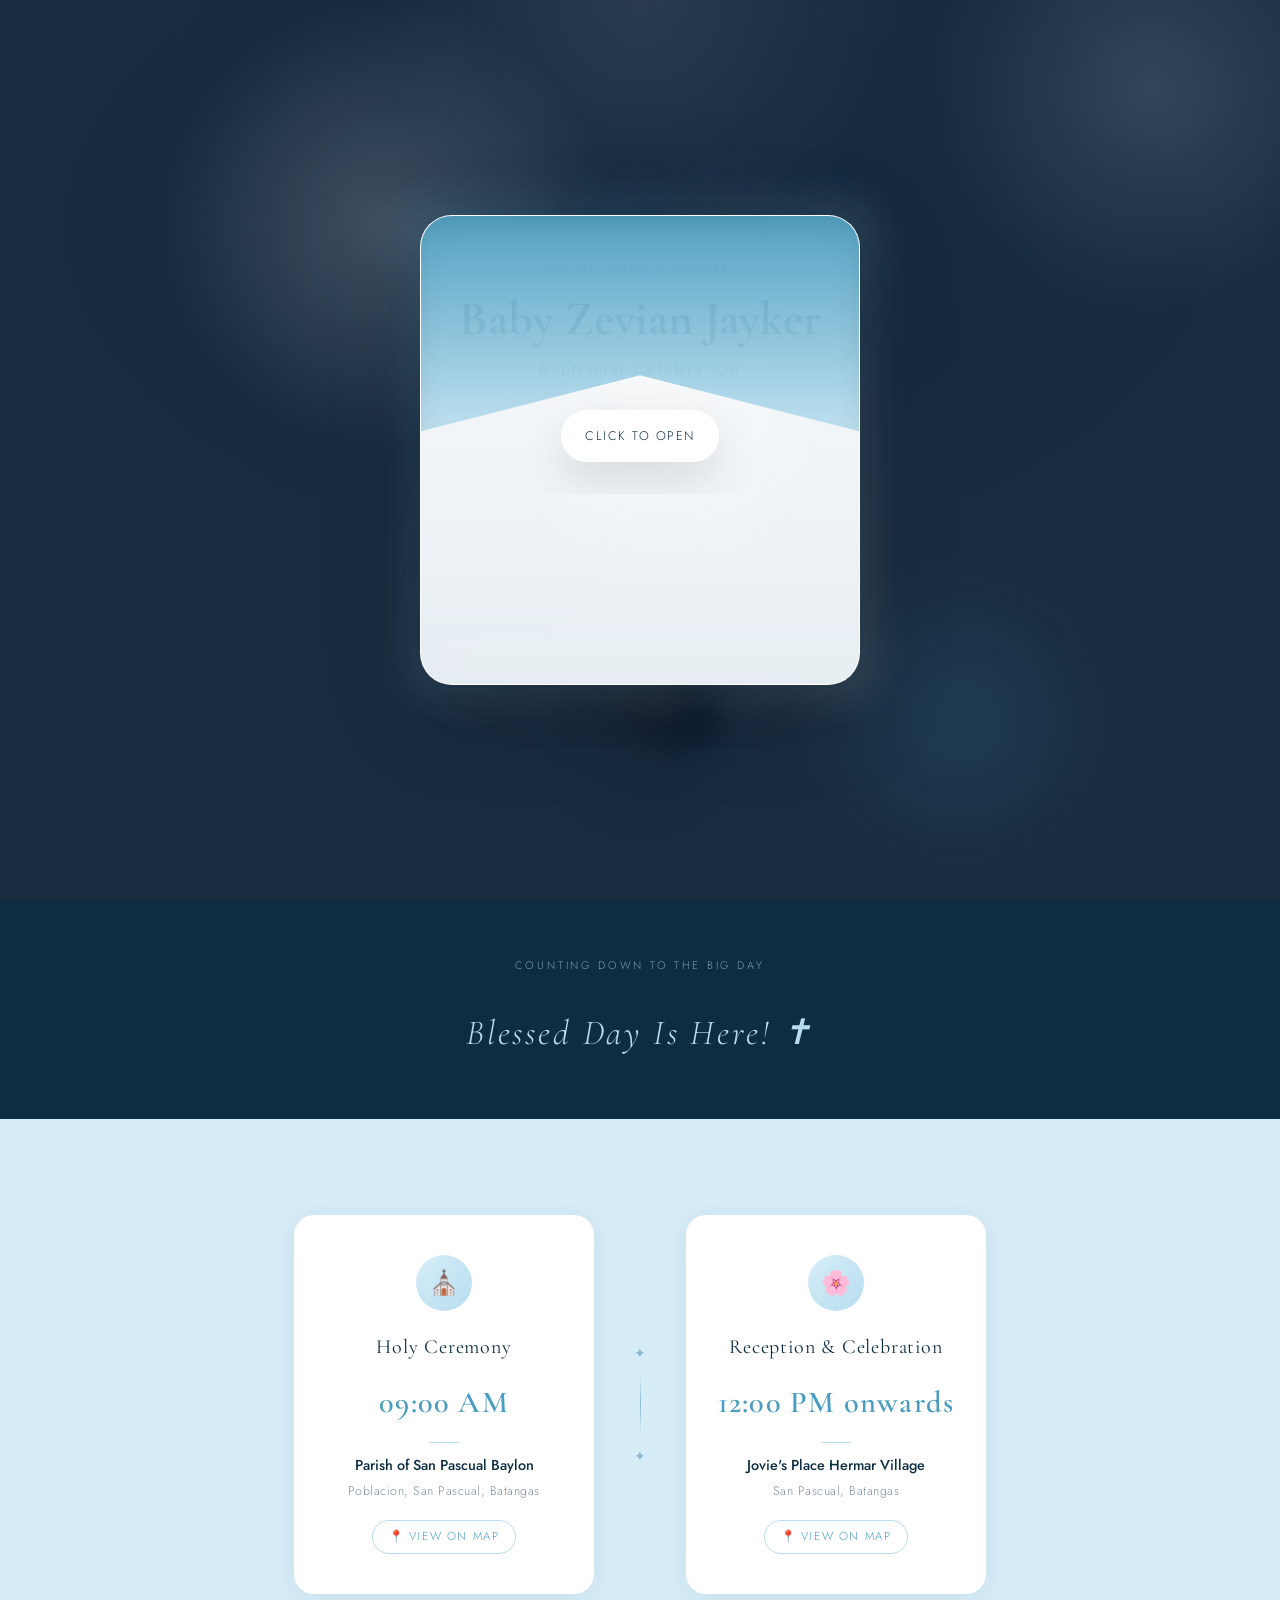
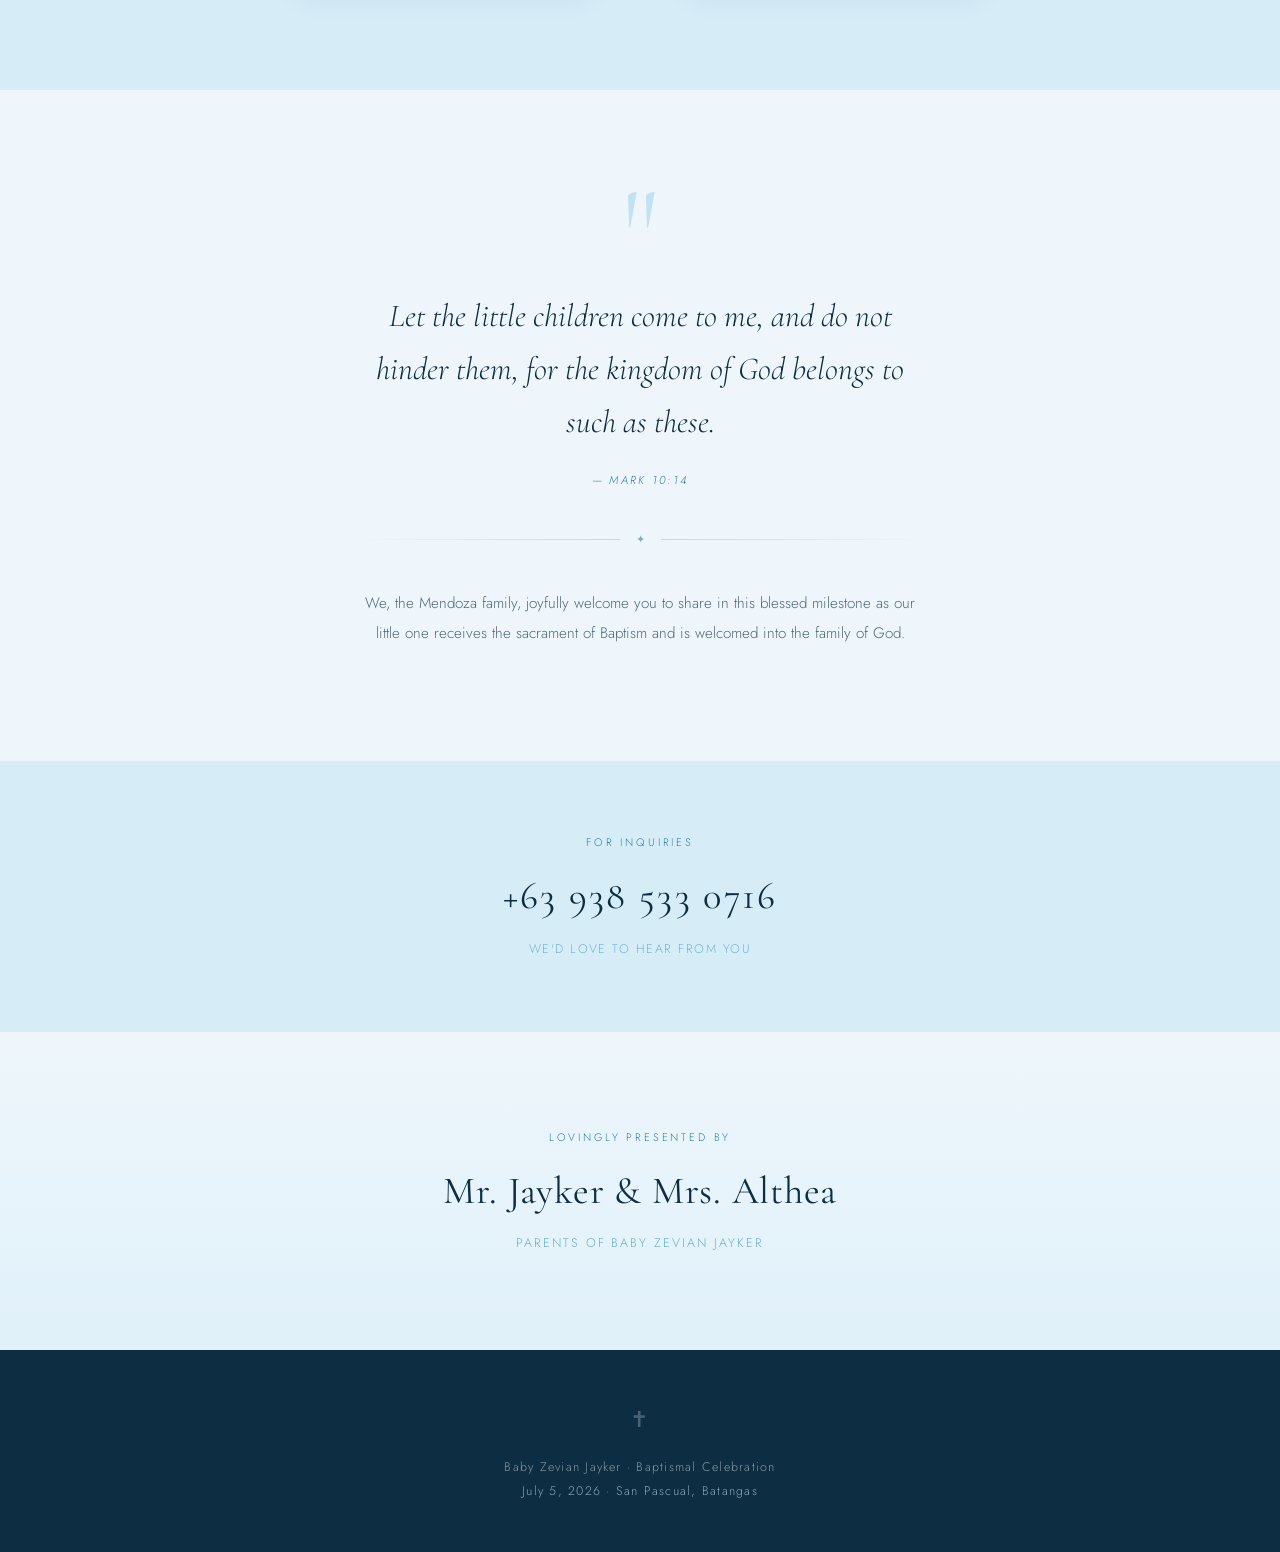
<file: baptism/index.html>
<!DOCTYPE html>
<html lang="en">
<head>
  <meta charset="UTF-8" />
  <meta name="viewport" content="width=device-width, initial-scale=1.0"/>
  <title>Baby Zevian Jayker · Baptismal Celebration</title>

  <!-- SEO & Social Sharing -->
  <meta name="description" content="Join us as Baby Zevian Jayker receives the sacrament of Holy Baptism on July 5, 2026 at Parish of San Pascual Baylon, Batangas." />
  <meta property="og:title" content="Baby Zevian Jayker · Baptismal Celebration" />
  <meta property="og:description" content="You are lovingly invited to witness the Holy Baptism of Baby Zevian Jayker — July 5, 2026, San Pascual, Batangas." />
  <meta property="og:type" content="website" />

  <link rel="stylesheet" href="css/style.css" />
  <link href="https://fonts.googleapis.com/css2?family=Cormorant+Garamond:ital,wght@0,300;0,400;0,600;1,300;1,400&family=Jost:wght@300;400;500&display=swap" rel="stylesheet"/>
</head>
<body>
  <div id="invitation-overlay" class="invitation-overlay" aria-label="Open invitation card">
    <div id="invitation-card" class="invitation-card" role="button" tabindex="0" aria-pressed="false">
      <div class="envelope">
        <div class="envelope-flap"></div>
        <div class="envelope-body">
          <p class="invite-pretitle">You're warmly invited</p>
          <h2 class="invite-title">Baby Zevian Jayker</h2>
          <p class="invite-subtitle">Baptismal Celebration</p>
          <span class="invite-hint">Click to open</span>
        </div>
      </div>
    </div>
  </div>

  <!-- Floating petals -->
  <div class="petals-container" aria-hidden="true">
    <span class="petal">✿</span>
    <span class="petal">✿</span>
    <span class="petal">✿</span>
    <span class="petal">✿</span>
    <span class="petal">✿</span>
    <span class="petal">✿</span>
    <span class="petal">✦</span>
    <span class="petal">✦</span>
  </div>

  <!-- HERO -->
  <section class="hero">
    <div class="hero-glow"></div>
    <div class="hero-rings" aria-hidden="true">
      <div class="ring ring-1"></div>
      <div class="ring ring-2"></div>
      <div class="ring ring-3"></div>
    </div>
    <div class="hero-content">
      <p class="eyebrow">With joy in our hearts, we invite you to witness</p>
      <h1 class="baby-name">Baby <em>Zevian Jayker</em></h1>
      <p class="subtitle">Holy Baptism</p>
      <div class="cross-divider" aria-hidden="true">✝</div>
      <p class="date-hero">Sunday, July 5, 2026</p>

      <img
        id="baby-photo"
        src="images/zevian.jpg"
        alt="Baby Zevian Jayker"
        class="baby-photo"
        loading="lazy"
      />
      <div id="photo-placeholder" class="baby-photo-placeholder" style="display:none;">
        👶
        <span>Add zevian.jpg<br>to images/ folder</span>
      </div>
    </div>
    <div class="scroll-hint" aria-hidden="true">↓</div>
  </section>

  <!-- COUNTDOWN -->
  <section class="countdown-section">
    <div class="container narrow center">
      <p class="countdown-label">Counting down to the big day</p>
      <div class="countdown-grid" id="countdown">
        <div class="countdown-block">
          <span class="countdown-num" id="cd-days">--</span>
          <span class="countdown-unit">Days</span>
        </div>
        <div class="countdown-sep" aria-hidden="true">:</div>
        <div class="countdown-block">
          <span class="countdown-num" id="cd-hours">--</span>
          <span class="countdown-unit">Hours</span>
        </div>
        <div class="countdown-sep" aria-hidden="true">:</div>
        <div class="countdown-block">
          <span class="countdown-num" id="cd-mins">--</span>
          <span class="countdown-unit">Minutes</span>
        </div>
        <div class="countdown-sep" aria-hidden="true">:</div>
        <div class="countdown-block">
          <span class="countdown-num" id="cd-secs">--</span>
          <span class="countdown-unit">Seconds</span>
        </div>
      </div>
    </div>
  </section>

  <!-- DETAILS -->
  <section class="details">
    <div class="container">

      <div class="detail-card">
        <div class="detail-icon-wrap"><span class="detail-icon" aria-hidden="true">⛪</span></div>
        <h2>Holy Ceremony</h2>
        <p class="detail-time">09:00 AM</p>
        <div class="detail-rule"></div>
        <p class="detail-place">Parish of San Pascual Baylon</p>
        <p class="detail-addr">Poblacion, San Pascual, Batangas</p>
        <a
          class="map-link"
          href="https://maps.google.com/?q=Parish+of+San+Pascual+Baylon+Batangas"
          target="_blank"
          rel="noopener noreferrer"
          aria-label="Open church location in Google Maps"
        >📍 View on Map</a>
      </div>

      <div class="detail-divider" aria-hidden="true">
        <span>✦</span>
        <div class="divider-line"></div>
        <span>✦</span>
      </div>

      <div class="detail-card">
        <div class="detail-icon-wrap"><span class="detail-icon" aria-hidden="true">🌸</span></div>
        <h2>Reception &amp; Celebration</h2>
        <p class="detail-time">12:00 PM onwards</p>
        <div class="detail-rule"></div>
        <p class="detail-place">Jovie's Place Hermar Village</p>
        <p class="detail-addr">San Pascual, Batangas</p>
        <a
          class="map-link"
          href="https://maps.google.com/?q=Hermar+Village+San+Pascual+Batangas"
          target="_blank"
          rel="noopener noreferrer"
          aria-label="Open venue location in Google Maps"
        >📍 View on Map</a>
      </div>

    </div>
  </section>

  <!-- MESSAGE / SCRIPTURE -->
  <section class="message">
    <div class="container narrow">
      <div class="quote-mark" aria-hidden="true">"</div>
      <blockquote>
        Let the little children come to me, and do not hinder them,
        for the kingdom of God belongs to such as these.
      </blockquote>
      <cite>— Mark 10:14</cite>
      <div class="message-divider">
        <span></span><span class="dot">✦</span><span></span>
      </div>
      <p class="family-note">
        We, the Mendoza family, joyfully welcome you to share in this
        blessed milestone as our little one receives the sacrament of
        Baptism and is welcomed into the family of God.
      </p>
    </div>
  </section>

  <!-- CONTACT -->
  <section class="contact">
    <div class="container narrow center">
      <p class="contact-label">For inquiries</p>
      <a href="tel:+639385330716" class="contact-number">+63 938 533 0716</a>
      <p class="contact-note">We'd love to hear from you</p>
    </div>
  </section>

  <!-- PARENTS -->
  <section class="parents">
    <div class="container narrow center">
      <p class="parents-label">Lovingly presented by</p>
      <p class="parents-names">Mr. Jayker &amp; Mrs. Althea</p>
      <p class="parents-sub">Parents of Baby Zevian Jayker</p>
    </div>
  </section>

  <!-- FOOTER -->
  <footer class="footer">
    <div class="footer-cross" aria-hidden="true">✝</div>
    <p>Baby Zevian Jayker · Baptismal Celebration</p>
    <p class="footer-date">July 5, 2026 · San Pascual, Batangas</p>
  </footer>

  <script src="js/main.js"></script>
</body>
</html>
</file>
<file: baptism/css/style.css>
/* ============================
   TOKENS
   ============================ */
:root {
  --cream:      #EEF6FB;
  --blush:      #B8DDEF;
  --sky:        #4A9DC0;
  --gold:       #2E7DA6;
  --deep:       #0D2E42;
  --mist:       #D6EDF8;
  --white:      #FFFFFF;

  --font-display: 'Cormorant Garamond', Georgia, serif;
  --font-body:    'Jost', sans-serif;

  --ease-out: cubic-bezier(0.22, 1, 0.36, 1);
}

*, *::before, *::after { box-sizing: border-box; margin: 0; padding: 0; }
html { scroll-behavior: smooth; }

body {
  background: var(--cream);
  color: var(--deep);
  font-family: var(--font-body);
  font-weight: 300;
  line-height: 1.7;
  overflow-x: hidden;
}

/* ============================
   FLOATING PETALS
   ============================ */
.petals-container {
  position: fixed;
  top: 0; left: 0;
  width: 100%; height: 100%;
  pointer-events: none;
  z-index: 0;
  overflow: hidden;
}

.petal {
  position: absolute;
  top: -40px;
  color: var(--blush);
  font-size: 1.1rem;
  opacity: 0.45;
  animation: fall linear infinite;
}

.petal:nth-child(1)  { left:  8%; animation-duration: 13s; animation-delay:  0s; font-size: 1rem; }
.petal:nth-child(2)  { left: 22%; animation-duration: 17s; animation-delay:  2s; font-size: 1.3rem; }
.petal:nth-child(3)  { left: 40%; animation-duration: 11s; animation-delay:  5s; font-size: 0.85rem; }
.petal:nth-child(4)  { left: 58%; animation-duration: 15s; animation-delay:  1s; font-size: 1.1rem; }
.petal:nth-child(5)  { left: 73%; animation-duration: 19s; animation-delay:  3s; font-size: 0.9rem; }
.petal:nth-child(6)  { left: 86%; animation-duration: 12s; animation-delay:  7s; font-size: 1.2rem; }
.petal:nth-child(7)  { left: 33%; animation-duration: 20s; animation-delay:  9s; font-size: 0.7rem; color: var(--gold); opacity: 0.25; }
.petal:nth-child(8)  { left: 65%; animation-duration: 16s; animation-delay: 11s; font-size: 0.7rem; color: var(--gold); opacity: 0.25; }

@keyframes fall {
  0%   { transform: translateY(0)      rotate(0deg);   opacity: 0.4; }
  100% { transform: translateY(110vh)  rotate(360deg); opacity: 0; }
}

@media (prefers-reduced-motion: reduce) {
  .petal { animation: none; display: none; }
}

/* ============================
   HERO
   ============================ */
.hero {
  position: relative;
  min-height: 100vh;
  display: flex;
  flex-direction: column;
  align-items: center;
  justify-content: center;
  text-align: center;
  padding: 4rem 1.5rem;
  background:
    radial-gradient(ellipse 80% 65% at 50% 25%, #c0e4f5 0%, transparent 65%),
    var(--cream);
  overflow: hidden;
}

.hero-rings {
  position: absolute;
  top: 50%; left: 50%;
  transform: translate(-50%, -50%);
  pointer-events: none;
}

.ring {
  position: absolute;
  border-radius: 50%;
  border: 1px solid rgba(74,157,192,0.12);
  transform: translate(-50%, -50%);
}

.ring-1 { width: 520px; height: 520px; }
.ring-2 { width: 720px; height: 720px; border-color: rgba(74,157,192,0.07); }
.ring-3 { width: 920px; height: 920px; border-color: rgba(74,157,192,0.04); }

.hero-glow {
  position: absolute;
  width: 560px; height: 560px;
  border-radius: 50%;
  background: radial-gradient(circle, rgba(74,157,192,0.12) 0%, transparent 70%);
  top: 50%; left: 50%;
  transform: translate(-50%, -50%);
  pointer-events: none;
}

.hero-content {
  position: relative;
  z-index: 1;
  max-width: 680px;
}

.eyebrow {
  font-family: var(--font-body);
  font-size: 0.72rem;
  letter-spacing: 0.24em;
  text-transform: uppercase;
  color: var(--sky);
  margin-bottom: 1.8rem;
}

.baby-name {
  font-family: var(--font-display);
  font-size: clamp(3rem, 10vw, 6.5rem);
  font-weight: 300;
  line-height: 1.05;
  color: var(--deep);
  letter-spacing: -0.01em;
}

.baby-name em {
  font-style: italic;
  color: var(--sky);
  display: block;
}

.subtitle {
  font-family: var(--font-display);
  font-size: clamp(1rem, 2.5vw, 1.35rem);
  font-weight: 300;
  letter-spacing: 0.22em;
  color: var(--gold);
  margin-top: 0.9rem;
  text-transform: uppercase;
}

.cross-divider {
  font-size: 1.4rem;
  color: var(--gold);
  margin: 1.8rem 0;
  opacity: 0.65;
  display: block;
  animation: glow-pulse 3s ease-in-out infinite;
}

@keyframes glow-pulse {
  0%, 100% { opacity: 0.5; text-shadow: none; }
  50%       { opacity: 0.9; text-shadow: 0 0 16px rgba(74,157,192,0.5); }
}

.date-hero {
  font-family: var(--font-display);
  font-size: clamp(1.2rem, 3.5vw, 1.8rem);
  font-weight: 600;
  color: var(--deep);
  letter-spacing: 0.06em;
}

/* ============================
   BABY PHOTO
   ============================ */
.baby-photo {
  width: 210px;
  height: 210px;
  object-fit: cover;
  display: block;
  margin: 2.5rem auto 0;
  border-radius: 50%;
  box-shadow:
    0 0 0 6px var(--white),
    0 0 0 11px var(--blush),
    0 0 0 13px rgba(74,157,192,0.2),
    0 16px 48px rgba(13,46,66,0.16);
}

.baby-photo-placeholder {
  width: 210px;
  height: 210px;
  border-radius: 50%;
  background: linear-gradient(135deg, var(--mist), var(--blush));
  display: flex;
  flex-direction: column;
  align-items: center;
  justify-content: center;
  margin: 2.5rem auto 0;
  box-shadow:
    0 0 0 6px var(--white),
    0 0 0 11px var(--blush),
    0 16px 48px rgba(13,46,66,0.16);
  font-size: 3rem;
  color: var(--sky);
  gap: 0.4rem;
}

.baby-photo-placeholder span {
  font-family: var(--font-body);
  font-size: 0.65rem;
  letter-spacing: 0.12em;
  text-transform: uppercase;
  color: var(--gold);
}

.scroll-hint {
  position: absolute;
  bottom: 2.2rem;
  left: 50%;
  transform: translateX(-50%);
  font-size: 1.1rem;
  color: var(--sky);
  animation: bounce 2.2s ease-in-out infinite;
  opacity: 0.5;
}

@keyframes bounce {
  0%, 100% { transform: translateX(-50%) translateY(0); }
  50%       { transform: translateX(-50%) translateY(7px); }
}

/* ============================
   COUNTDOWN
   ============================ */
.countdown-section {
  background: var(--deep);
  padding: 3.5rem 1.5rem;
  text-align: center;
  position: relative;
  z-index: 1;
}

.countdown-label {
  font-size: 0.68rem;
  letter-spacing: 0.26em;
  text-transform: uppercase;
  color: var(--blush);
  opacity: 0.65;
  margin-bottom: 1.8rem;
}

.countdown-grid {
  display: flex;
  align-items: center;
  justify-content: center;
  gap: 0.4rem;
  flex-wrap: wrap;
}

.countdown-block {
  display: flex;
  flex-direction: column;
  align-items: center;
  min-width: 80px;
}

.countdown-num {
  font-family: var(--font-display);
  font-size: clamp(2.5rem, 8vw, 4rem);
  font-weight: 300;
  color: var(--white);
  line-height: 1;
  letter-spacing: 0.04em;
  display: block;
  transition: transform 0.2s var(--ease-out);
}

.countdown-num.tick {
  transform: scale(1.12);
}

.countdown-unit {
  font-size: 0.6rem;
  letter-spacing: 0.22em;
  text-transform: uppercase;
  color: var(--blush);
  opacity: 0.55;
  margin-top: 0.5rem;
}

.countdown-sep {
  font-family: var(--font-display);
  font-size: clamp(2rem, 6vw, 3rem);
  color: var(--sky);
  opacity: 0.35;
  margin-bottom: 1rem;
  user-select: none;
}

.countdown-done {
  font-family: var(--font-display);
  font-size: clamp(1.5rem, 4vw, 2.2rem);
  font-weight: 300;
  font-style: italic;
  color: var(--blush);
  letter-spacing: 0.08em;
}

/* ============================
   SHARED
   ============================ */
.container {
  max-width: 900px;
  margin: 0 auto;
  padding: 0 1.5rem;
}

.container.narrow { max-width: 620px; }
.container.center  { text-align: center; }

section { position: relative; z-index: 1; }

/* ============================
   DETAILS
   ============================ */
.details {
  background: var(--mist);
  padding: 6rem 1.5rem;
}

.details .container {
  display: flex;
  align-items: stretch;
  justify-content: center;
  gap: 0;
  flex-wrap: wrap;
}

.detail-card {
  text-align: center;
  flex: 1;
  min-width: 220px;
  max-width: 300px;
  padding: 2.5rem 1.5rem;
  background: var(--white);
  border-radius: 20px;
  box-shadow: 0 4px 28px rgba(13,46,66,0.07);
  display: flex;
  flex-direction: column;
  align-items: center;
  transition: transform 0.3s var(--ease-out), box-shadow 0.3s var(--ease-out);
}

.detail-card:hover {
  transform: translateY(-4px);
  box-shadow: 0 12px 40px rgba(13,46,66,0.13);
}

.detail-icon-wrap {
  width: 56px; height: 56px;
  border-radius: 50%;
  background: linear-gradient(135deg, var(--mist), var(--blush));
  display: flex; align-items: center; justify-content: center;
  margin-bottom: 1.2rem;
  font-size: 1.5rem;
}

.detail-card h2 {
  font-family: var(--font-display);
  font-size: 1.25rem;
  font-weight: 400;
  color: var(--deep);
  margin-bottom: 0.8rem;
  letter-spacing: 0.04em;
}

.detail-time {
  font-family: var(--font-display);
  font-size: 1.9rem;
  font-weight: 600;
  color: var(--sky);
  letter-spacing: 0.04em;
}

.detail-rule {
  width: 30px;
  height: 1px;
  background: var(--blush);
  margin: 0.8rem auto;
}

.detail-place {
  font-weight: 500;
  font-size: 0.9rem;
  color: var(--deep);
  line-height: 1.5;
}

.detail-addr {
  font-size: 0.78rem;
  color: #7a8fa0;
  letter-spacing: 0.04em;
  margin-top: 0.3rem;
  line-height: 1.5;
}

.map-link {
  display: inline-block;
  margin-top: 1.2rem;
  font-size: 0.72rem;
  letter-spacing: 0.14em;
  text-transform: uppercase;
  color: var(--sky);
  text-decoration: none;
  border: 1px solid var(--blush);
  border-radius: 50px;
  padding: 0.4rem 1rem;
  transition: background 0.2s, color 0.2s, border-color 0.2s;
}

.map-link:hover {
  background: var(--sky);
  color: var(--white);
  border-color: var(--sky);
}

.detail-divider {
  display: flex;
  flex-direction: column;
  align-items: center;
  justify-content: center;
  gap: 0.6rem;
  padding: 0 2.5rem;
  color: var(--gold);
  font-size: 0.9rem;
  opacity: 0.45;
  flex-shrink: 0;
}

.divider-line {
  width: 1px;
  height: 60px;
  background: linear-gradient(to bottom, transparent, var(--gold), transparent);
}

/* ============================
   MESSAGE / SCRIPTURE
   ============================ */
.message {
  padding: 7rem 1.5rem;
  background: var(--cream);
  text-align: center;
}

.quote-mark {
  font-family: var(--font-display);
  font-size: 8rem;
  line-height: 0.5;
  color: var(--blush);
  display: block;
  margin-bottom: 1.5rem;
  opacity: 0.8;
}

blockquote {
  font-family: var(--font-display);
  font-size: clamp(1.4rem, 3.5vw, 2rem);
  font-style: italic;
  font-weight: 300;
  color: var(--deep);
  line-height: 1.65;
}

cite {
  display: block;
  margin-top: 1.4rem;
  font-family: var(--font-body);
  font-size: 0.72rem;
  letter-spacing: 0.2em;
  text-transform: uppercase;
  color: var(--gold);
}

.message-divider {
  display: flex;
  align-items: center;
  gap: 1rem;
  margin: 2.5rem 0;
}

.message-divider span:not(.dot) {
  flex: 1;
  height: 1px;
  background: linear-gradient(to right, transparent, var(--blush));
}

.message-divider span:last-child {
  background: linear-gradient(to left, transparent, var(--blush));
}

.message-divider .dot {
  font-size: 0.7rem;
  color: var(--gold);
  opacity: 0.6;
  flex: none;
}

.family-note {
  font-size: 0.95rem;
  color: #4f6a7a;
  line-height: 1.95;
  font-weight: 300;
}

/* ============================
   RSVP
   ============================ */
.rsvp {
  background: linear-gradient(180deg, var(--cream) 0%, var(--mist) 100%);
  padding: 5rem 1.5rem;
  text-align: center;
}

.rsvp-label {
  font-family: var(--font-display);
  font-size: clamp(1.4rem, 3vw, 1.8rem);
  font-style: italic;
  font-weight: 300;
  color: var(--deep);
  margin-bottom: 0.6rem;
}

.rsvp-deadline {
  font-size: 0.78rem;
  letter-spacing: 0.14em;
  text-transform: uppercase;
  color: var(--sky);
  opacity: 0.8;
  margin-bottom: 2rem;
}

.rsvp-deadline strong {
  font-weight: 500;
  color: var(--deep);
}

.rsvp-buttons {
  display: flex;
  gap: 1rem;
  justify-content: center;
  flex-wrap: wrap;
}

.rsvp-btn {
  font-family: var(--font-body);
  font-size: 0.78rem;
  letter-spacing: 0.16em;
  text-transform: uppercase;
  text-decoration: none;
  padding: 0.85rem 2rem;
  border-radius: 50px;
  transition: transform 0.2s var(--ease-out), box-shadow 0.2s var(--ease-out);
  display: inline-block;
}

.rsvp-btn:hover {
  transform: translateY(-2px);
  box-shadow: 0 8px 24px rgba(13,46,66,0.15);
}

.rsvp-yes {
  background: var(--sky);
  color: var(--white);
}

.rsvp-no {
  background: transparent;
  color: var(--gold);
  border: 1px solid var(--blush);
}

.rsvp-no:hover {
  background: var(--mist);
}

/* ============================
   CONTACT
   ============================ */
.contact {
  background: var(--mist);
  padding: 4.5rem 1.5rem;
}

.contact-label {
  font-size: 0.68rem;
  letter-spacing: 0.26em;
  text-transform: uppercase;
  color: var(--gold);
  margin-bottom: 0.8rem;
}

.contact-number {
  display: block;
  font-family: var(--font-display);
  font-size: clamp(1.6rem, 5vw, 2.4rem);
  font-weight: 400;
  color: var(--deep);
  text-decoration: none;
  letter-spacing: 0.06em;
  transition: color 0.2s;
}

.contact-number:hover { color: var(--sky); }

.contact-note {
  font-size: 0.78rem;
  letter-spacing: 0.12em;
  text-transform: uppercase;
  color: var(--sky);
  margin-top: 0.6rem;
  opacity: 0.7;
}

/* ============================
   PARENTS
   ============================ */
.parents {
  background: linear-gradient(180deg, var(--cream) 0%, #e0f1fa 100%);
  padding: 6rem 1.5rem;
  text-align: center;
}

.parents-label {
  font-size: 0.68rem;
  letter-spacing: 0.26em;
  text-transform: uppercase;
  color: var(--gold);
  margin-bottom: 0.8rem;
}

.parents-names {
  font-family: var(--font-display);
  font-size: clamp(1.6rem, 5vw, 2.4rem);
  font-weight: 400;
  color: var(--deep);
  letter-spacing: 0.02em;
}

.parents-sub {
  font-size: 0.78rem;
  letter-spacing: 0.16em;
  text-transform: uppercase;
  color: var(--sky);
  margin-top: 0.5rem;
  opacity: 0.8;
}

/* ============================
   FOOTER
   ============================ */
.footer {
  background: var(--deep);
  color: rgba(255,255,255,0.5);
  text-align: center;
  padding: 3rem 1.5rem;
  font-size: 0.78rem;
  letter-spacing: 0.1em;
  line-height: 1.9;
}

.footer-cross {
  font-size: 1.4rem;
  color: rgba(255,255,255,0.25);
  margin-bottom: 1rem;
}

.footer-date {
  color: var(--blush);
  opacity: 0.7;
}

/* ============================
   FADE-UP (injected by JS)
   ============================ */

/* ============================
   RESPONSIVE
   ============================ */
@media (max-width: 640px) {
  .detail-divider { display: none; }
  .details .container { gap: 1.2rem; }
  .detail-card { max-width: 100%; border-radius: 16px; }
  .quote-mark { font-size: 5rem; }
  .ring-2, .ring-3 { display: none; }
}

/* ============================
   INVITATION ENVELOPE
   ============================ */
.invitation-overlay {
  position: fixed;
  inset: 0;
  z-index: 999;
  display: flex;
  align-items: center;
  justify-content: center;
  padding: 1.5rem;
  background: radial-gradient(circle at top, rgba(255,255,255,0.08), transparent 24%),
              radial-gradient(circle at 90% 10%, rgba(196,227,246,0.15), transparent 16%),
              rgba(6, 26, 47, 0.92);
  backdrop-filter: blur(16px);
  transition: opacity 0.45s ease, visibility 0.45s ease;
  opacity: 1;
  visibility: visible;
  overflow: hidden;
}

.invitation-overlay::before {
  content: '';
  position: absolute;
  inset: 0;
  background: radial-gradient(circle at 30% 25%, rgba(255,255,255,0.18), transparent 20%),
              radial-gradient(circle at 75% 80%, rgba(74,157,192,0.14), transparent 14%);
  pointer-events: none;
}

.invitation-overlay.opened {
  opacity: 0;
  visibility: hidden;
  pointer-events: none;
  transition: opacity 0.45s ease 0.2s, visibility 0.2s ease 0.45s;
}

.invitation-card {
  width: min(440px, 100%);
  max-width: 440px;
  cursor: pointer;
  outline: none;
  perspective: 1200px;
  animation: invitationPulse 3.6s ease-in-out infinite;
  position: relative;
}

.invitation-card::before {
  content: '';
  position: absolute;
  inset: -18px;
  border-radius: 38px;
  background: linear-gradient(130deg, rgba(74,157,192,0.18), rgba(255,255,255,0.12));
  filter: blur(16px);
  opacity: 0.9;
  pointer-events: none;
  z-index: -2;
}

.envelope {
  position: relative;
  width: 100%;
  min-height: 470px;
  border-radius: 32px;
  overflow: hidden;
  background: linear-gradient(180deg, rgba(255,255,255,0.98) 0%, rgba(239,246,250,0.96) 100%);
  box-shadow: 0 24px 90px rgba(0, 0, 0, 0.26);
  border: 1px solid rgba(255, 255, 255, 0.82);
  transform-style: preserve-3d;
  transition: transform 0.75s var(--ease-out), box-shadow 0.75s var(--ease-out);
}

.envelope::before {
  content: '';
  position: absolute;
  inset: 0;
  background: radial-gradient(circle at 55% 45%, rgba(255,255,255,0.42), transparent 48%);
  pointer-events: none;
}

.envelope-flap {
  position: absolute;
  top: 0;
  left: 0;
  width: 100%;
  height: 46%;
  background: linear-gradient(180deg, rgba(74,157,192,0.95), rgba(188,223,239,0.95));
  clip-path: polygon(0 0, 100% 0, 100% 100%, 50% 74%, 0 100%);
  transform-origin: top center;
  transition: transform 0.75s var(--ease-out), background 0.75s var(--ease-out);
  z-index: 2;
  box-shadow: inset 0 12px 28px rgba(0,0,0,0.08), 0 10px 24px rgba(13,46,66,0.18);
}

.envelope-flap::after {
  content: '';
  position: absolute;
  top: 18%;
  left: -30%;
  width: 40%;
  height: 18%;
  background: linear-gradient(135deg, rgba(255,255,255,0.85), rgba(255,255,255,0.05));
  transform: rotate(30deg) scaleX(0.4);
  opacity: 0;
  transition: opacity 0.35s ease, transform 0.35s ease;
  filter: blur(1px);
}

.invitation-card.opened .envelope-flap::after {
  opacity: 1;
  transform: rotate(30deg) translateX(250%) scaleX(0.96);
  transition: opacity 0.35s ease 0.2s, transform 0.6s ease 0.2s;
}

.envelope-body {
  position: relative;
  z-index: 1;
  min-height: 100%;
  padding: 2.8rem 2rem 2rem;
  display: flex;
  flex-direction: column;
  justify-content: center;
  align-items: center;
  text-align: center;
  overflow: hidden;
}

.invite-pretitle {
  margin-bottom: 0.8rem;
  font-family: var(--font-body);
  letter-spacing: 0.22em;
  text-transform: uppercase;
  font-size: 0.74rem;
  color: rgba(13, 46, 66, 0.82);
}

.invite-title {
  margin: 0;
  font-family: var(--font-display);
  font-size: clamp(2rem, 5vw, 3rem);
  line-height: 1.05;
  color: var(--deep);
  text-shadow: 0 8px 28px rgba(74,157,192,0.08);
}

.invite-subtitle {
  margin: 0.65rem 0 1.8rem;
  font-family: var(--font-body);
  font-size: 1rem;
  letter-spacing: 0.18em;
  color: rgba(4, 80, 136, 0.92);
}

.invite-hint {
  display: inline-flex;
  align-items: center;
  justify-content: center;
  margin-top: auto;
  padding: 0.95rem 1.5rem;
  border-radius: 999px;
  background: rgba(255, 255, 255, 0.96);
  color: var(--deep);
  font-size: 0.78rem;
  letter-spacing: 0.12em;
  text-transform: uppercase;
  box-shadow: 0 18px 48px rgba(0, 0, 0, 0.12);
  transition: transform 0.25s ease, opacity 0.4s ease;
}

.invitation-card:hover .invite-hint {
  transform: translateY(-3px);
}

.invitation-card:focus-visible {
  box-shadow: 0 0 0 4px rgba(74, 157, 192, 0.25);
}

.invitation-card.opened .envelope-flap {
  transform: rotateX(180deg) translateY(-8px);
}

.invitation-card.opened .envelope {
  transform: translateY(-26px) rotateX(2deg) scale(1.02);
  box-shadow: 0 34px 110px rgba(0, 0, 0, 0.34);
}

.invitation-card.opened .invite-hint {
  opacity: 0;
  transform: translateY(16px);
}

.invitation-sparkle {
  position: absolute;
  width: 12px;
  height: 12px;
  border-radius: 50%;
  pointer-events: none;
  background: radial-gradient(circle, rgba(255,255,255,1) 0%, rgba(255,255,255,0.35) 60%, transparent 100%);
  filter: drop-shadow(0 0 12px rgba(255,255,255,0.65));
  opacity: 0;
  transform: translate(-50%, -50%) scale(0.2);
  animation: sparklePop 0.85s ease-out forwards;
}

@keyframes sparklePop {
  0% {
    opacity: 1;
    transform: translate(-50%, -50%) scale(0.2);
  }
  100% {
    opacity: 0;
    transform: translate(calc(var(--dx) * 1px), calc(var(--dy) * 1px)) scale(1.4);
  }
}

@keyframes invitationPulse {
  from { transform: scale(1) translateY(0); }
  50% { transform: scale(1.018) translateY(-4px); }
  to { transform: scale(1) translateY(0); }
}

@media (max-width: 640px) {
  .invitation-card { min-height: 430px; }
  .envelope-body { padding: 2rem 1.2rem 1.5rem; }
  .invite-title { font-size: clamp(1.85rem, 9vw, 2.5rem); }
}

  .baby-photo, .baby-photo-placeholder { width: 170px; height: 170px; }
  .countdown-block { min-width: 60px; }
  .countdown-sep { display: none; }
  .rsvp-buttons { flex-direction: column; align-items: center; }
  .rsvp-btn { width: 100%; max-width: 280px; text-align: center; }
}
</file>
